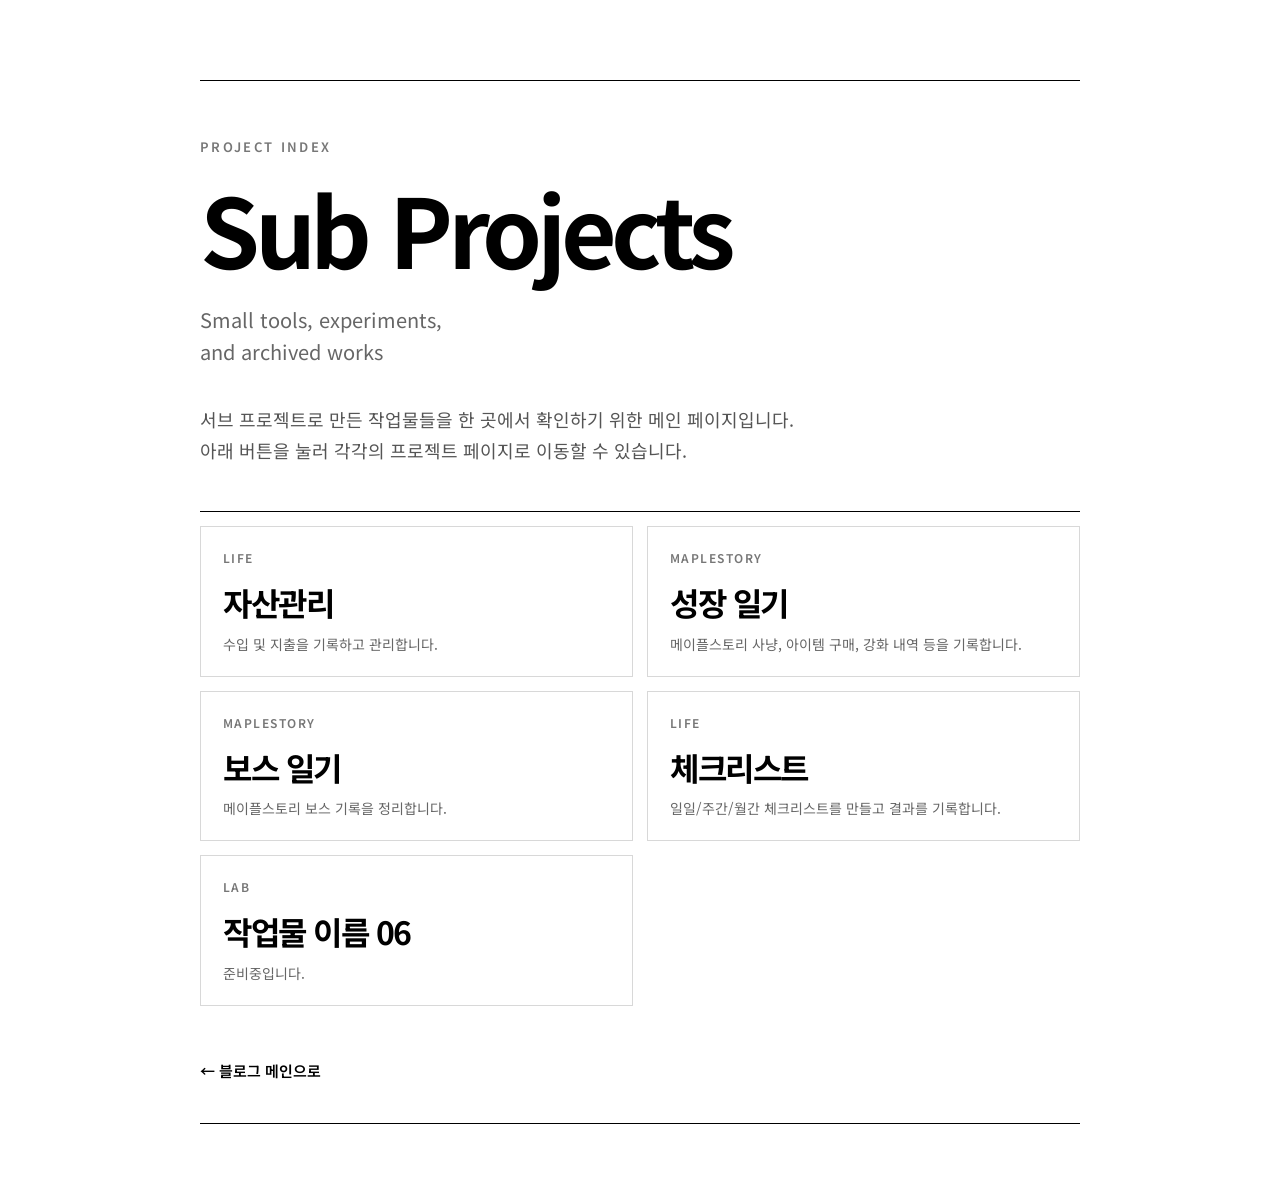
<file: index.html>
<!DOCTYPE html>
<html lang="ko">

<head>
    <meta charset="UTF-8">
    <meta name="viewport" content="width=device-width, initial-scale=1.0">
    <title>Sub Projects</title>
    <link rel="stylesheet" href="/assets/css/main.css">
</head>

<body>
    <main class="project-home">
        <section class="hero">
            <div class="top-line"></div>

            <p class="mini-title">PROJECT INDEX</p>

            <h1>Sub Projects</h1>

            <p class="subtitle">
                Small tools, experiments,<br>
                and archived works
            </p>

            <p class="desc">
                서브 프로젝트로 만든 작업물들을 한 곳에서 확인하기 위한 메인 페이지입니다.<br>
                아래 버튼을 눌러 각각의 프로젝트 페이지로 이동할 수 있습니다.
            </p>

            <nav class="button-grid" aria-label="서브 프로젝트 링크 목록">
                <a class="project-button" href="#">
                    <span class="button-kicker">Life</span>
                    <strong>자산관리</strong>
                    <small>수입 및 지출을 기록하고 관리합니다.</small>
                </a>

                <a class="project-button" href="/maplestroy-growth/">
                    <span class="button-kicker">Maplestory</span>
                    <strong>성장 일기</strong>
                    <small>메이플스토리 사냥, 아이템 구매, 강화 내역 등을 기록합니다.</small>
                </a>

                <a class="project-button" href="/maplestroy-boss/">
                    <span class="button-kicker">Maplestory</span>
                    <strong>보스 일기</strong>
                    <small>메이플스토리 보스 기록을 정리합니다.</small>
                </a>

                <a class="project-button" href="#">
                    <span class="button-kicker">Life</span>
                    <strong>체크리스트</strong>
                    <small>일일/주간/월간 체크리스트를 만들고 결과를 기록합니다.</small>
                </a>

                <a class="project-button" href="#">
                    <span class="button-kicker">Lab</span>
                    <strong>작업물 이름 06</strong>
                    <small>준비중입니다.</small>
                </a>
            </nav>

            <div class="bottom-area">
                <a class="plain-link" href="https://skwodnjs.github.io/">← 블로그 메인으로</a>
                <div class="bottom-line"></div>
            </div>
        </section>
    </main>
</body>

</html>
</file>
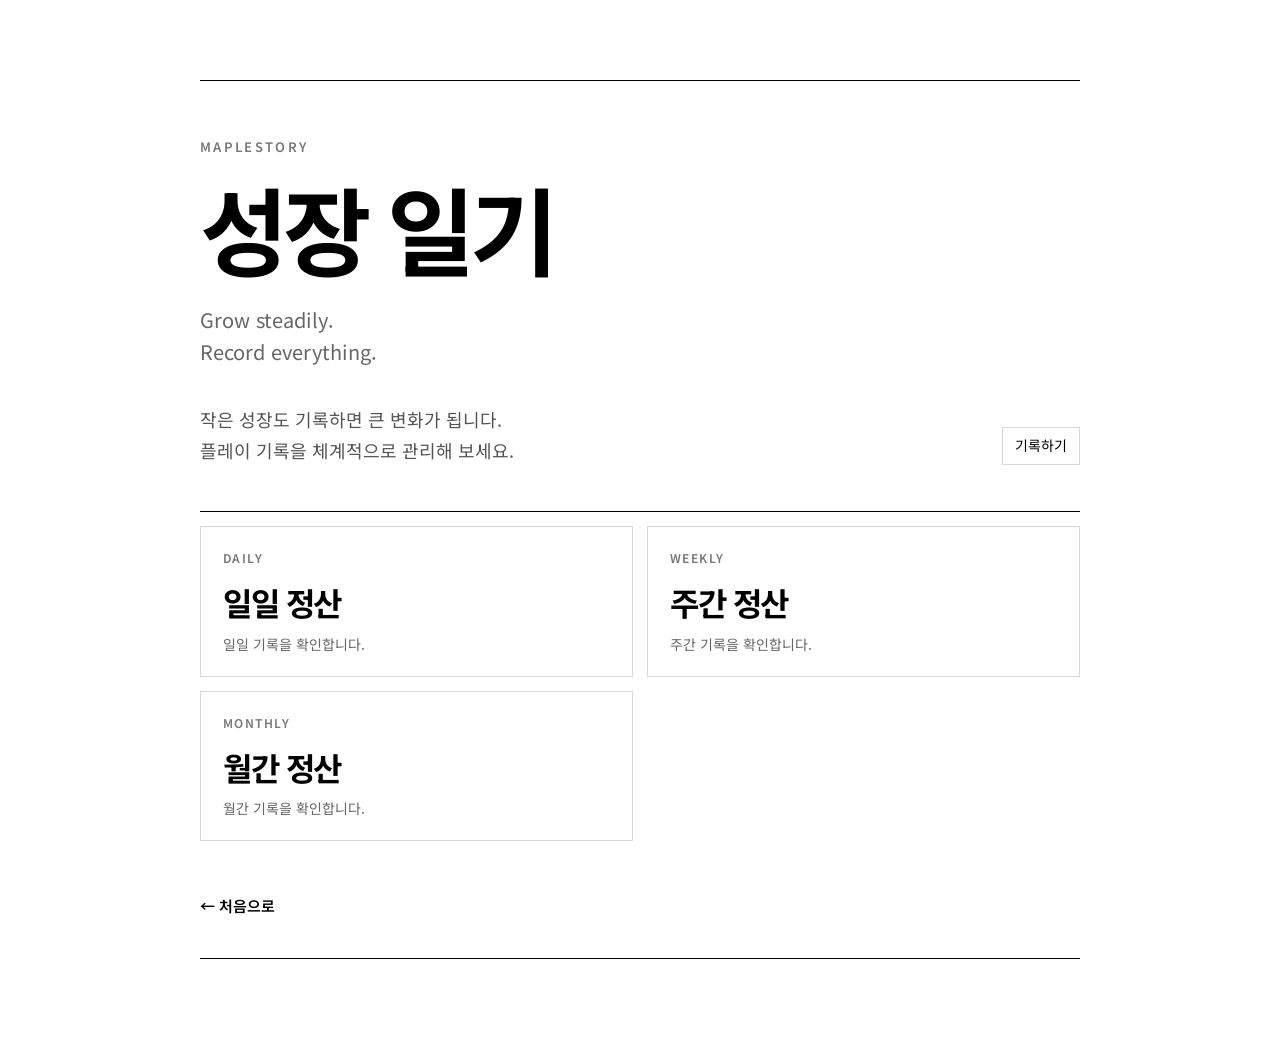
<file: maplestroy-growth/index.html>
<!DOCTYPE html>
<html lang="ko">

<head>
    <meta charset="UTF-8">
    <meta name="viewport" content="width=device-width, initial-scale=1.0">
    <title>Sub Projects</title>
    <link rel="stylesheet" href="/assets/css/main.css">
</head>

<body>
    <main class="project-home">
        <section class="hero">
            <div class="top-line"></div>

            <p class="mini-title">MAPLESTORY</p>

            <h1>성장 일기</h1>

            <p class="subtitle">
                Grow steadily.<br>
                Record everything.
            </p>

            <p class="desc">
                작은 성장도 기록하면 큰 변화가 됩니다.<br>
                플레이 기록을 체계적으로 관리해 보세요. <a class="write" href="./write/">기록하기</a>
            </p>

            <nav class="button-grid" aria-label="서브 프로젝트 링크 목록">
                <a class="project-button" href="./list/?type=daily">
                    <span class="button-kicker">Daily</span>
                    <strong>일일 정산</strong>
                    <small>일일 기록을 확인합니다.</small>
                </a>

                <a class="project-button" href="./list/?type=weekly">
                    <span class="button-kicker">Weekly</span>
                    <strong>주간 정산</strong>
                    <small>주간 기록을 확인합니다.</small>
                </a>

                <a class="project-button" href="./list/?type=monthly">
                    <span class="button-kicker">Monthly</span>
                    <strong>월간 정산</strong>
                    <small>월간 기록을 확인합니다.</small>
                </a>
            </nav>

            <div class="bottom-area">
                <a class="plain-link" href="/">← 처음으로</a>
                <div class="bottom-line"></div>
            </div>
        </section>
    </main>
</body>

</html>
</file>
<file: assets/css/main.css>
@import url('https://fonts.googleapis.com/css2?family=Noto+Sans+KR:wght@100..900&display=swap');

* {
    box-sizing: border-box;
}

body {
    margin: 0;
    background: #fff;
    color: #000;
    font-family: -apple-system, BlinkMacSystemFont, "Segoe UI", "Noto Sans KR", sans-serif;
}

.project-home {
    width: 100%;
}

.hero {
    max-width: 960px;
    min-height: 100vh;
    margin: 0 auto;
    padding: 80px 40px;
    display: flex;
    flex-direction: column;
    justify-content: center;
}

.top-line,
.bottom-line {
    width: 100%;
    height: 1px;
    background: #000;
}

.top-line {
    margin-bottom: 56px;
}

.mini-title {
    margin: 0 0 24px;
    font-size: 13px;
    font-weight: 600;
    color: #777;
    letter-spacing: 0.18em;
}

h1 {
    margin: 0;
    font-size: clamp(54px, 10vw, 96px);
    line-height: 1;
    font-weight: 700;
    letter-spacing: -0.055em;
}

.subtitle {
    margin: 28px 0 0;
    font-size: 20px;
    line-height: 1.6;
    color: #666;
}

.desc {
    display: flex;
    align-items: flex-end;
    margin: 36px 0 0;
    font-size: 18px;
    line-height: 1.7;
    color: #555;
}

.write {
    position: relative;
    margin-left: auto;
    padding: 6px 12px;

    border: 1px solid #d8d8d8;
    border-radius: 0;

    background: #fff;
    color: #000;
    text-decoration: none;
    font-size: 14px;

    transition: border-color .18s ease,
                background-color .18s ease,
                padding-right .18s ease;
}

.write::after {
    content: "→";
    position: absolute;
    right: 16px;
    top: 50%;
    transform: translateY(-50%) translateX(-6px);
    opacity: 0;
    transition: opacity .18s ease, transform .18s ease;
}

.write:hover {
    border-color: #000;
    background: #fafafa;
    padding-right: 34px;
}

.write:hover::after {
    opacity: 1;
    transform: translateY(-50%) translateX(0);
}

.button-grid {
    display: grid;
    grid-template-columns: repeat(2, minmax(0, 1fr));
    gap: 14px;
    margin-top: 46px;
    border-top: 1px solid #000;
    padding-top: 14px;
}

.project-button {
    position: relative;
    min-height: 132px;
    padding: 22px 22px 20px;
    border: 1px solid #d8d8d8;
    color: #000;
    text-decoration: none;
    overflow: hidden;
    transition: border-color .18s ease, transform .18s ease, background-color .18s ease;
}

.project-button::after, .list-button::after {
    content: "→";
    position: absolute;
    right: 22px;
    top: 20px;
    font-size: 18px;
    font-weight: 600;
    opacity: 0;
    transform: translateX(-6px);
    transition: opacity .18s ease, transform .18s ease;
}

.project-button:hover, .list-button:hover {
    border-color: #000;
    background: #fafafa;
    transform: translateY(-2px);
}

.project-button:hover::after, .list-button:hover::after {
    opacity: 1;
    transform: translateX(0);
}

.button-kicker {
    display: block;
    margin-bottom: 18px;
    font-size: 12px;
    font-weight: 600;
    color: #777;
    letter-spacing: 0.12em;
    text-transform: uppercase;
}

.project-button strong {
    display: block;
    padding-right: 28px;
    font-size: clamp(22px, 3vw, 32px);
    line-height: 1.18;
    letter-spacing: -0.045em;
}

.project-button small {
    display: block;
    margin-top: 12px;
    font-size: 14px;
    line-height: 1.55;
    color: #666;
}

.list-grid {
    display: grid;
    grid-template-columns: repeat(1, minmax(0, 1fr));
    gap: 14px;
    margin-top: 46px;
    border-top: 1px solid #000;
    padding-top: 14px;
}

.list-button {
    position: relative;
    min-height: 90px;
    padding: 16px 20px;
    border: 1px solid #d8d8d8;
    color: #000;
    text-decoration: none;
    overflow: hidden;
    transition: border-color .18s ease, transform .18s ease, background-color .18s ease;
}

.list-button strong {
    display: block;
    padding-right: 28px;
    font-size: clamp(17px, 3vw, 27px);
    line-height: 1.18;
    letter-spacing: 0.05em;
    font-weight: 600;
}

.list-button .button-kicker {
    display: block;
    margin-bottom: 12px;
    font-size: 12px;
    font-weight: 600;
    color: #777;
    letter-spacing: 0.12em;
    text-transform: uppercase;
}

.bottom-area {
    margin-top: 52px;
}

.plain-link {
    display: inline-block;
    margin-bottom: 42px;
    color: #000;
    text-decoration: none;
    font-size: 15px;
    font-weight: 600;
}

.plain-link:hover {
    text-decoration: underline;
}

@media (max-width: 700px) {
    .hero {
        padding: 60px 24px;
        justify-content: flex-start;
    }

    .top-line {
        margin-bottom: 48px;
    }

    .subtitle,
    .desc {
        font-size: 16px;
    }

    .button-grid {
        grid-template-columns: 1fr;
        margin-top: 38px;
    }

    .project-button {
        min-height: 118px;
        padding: 20px;
    }
}
</file>
